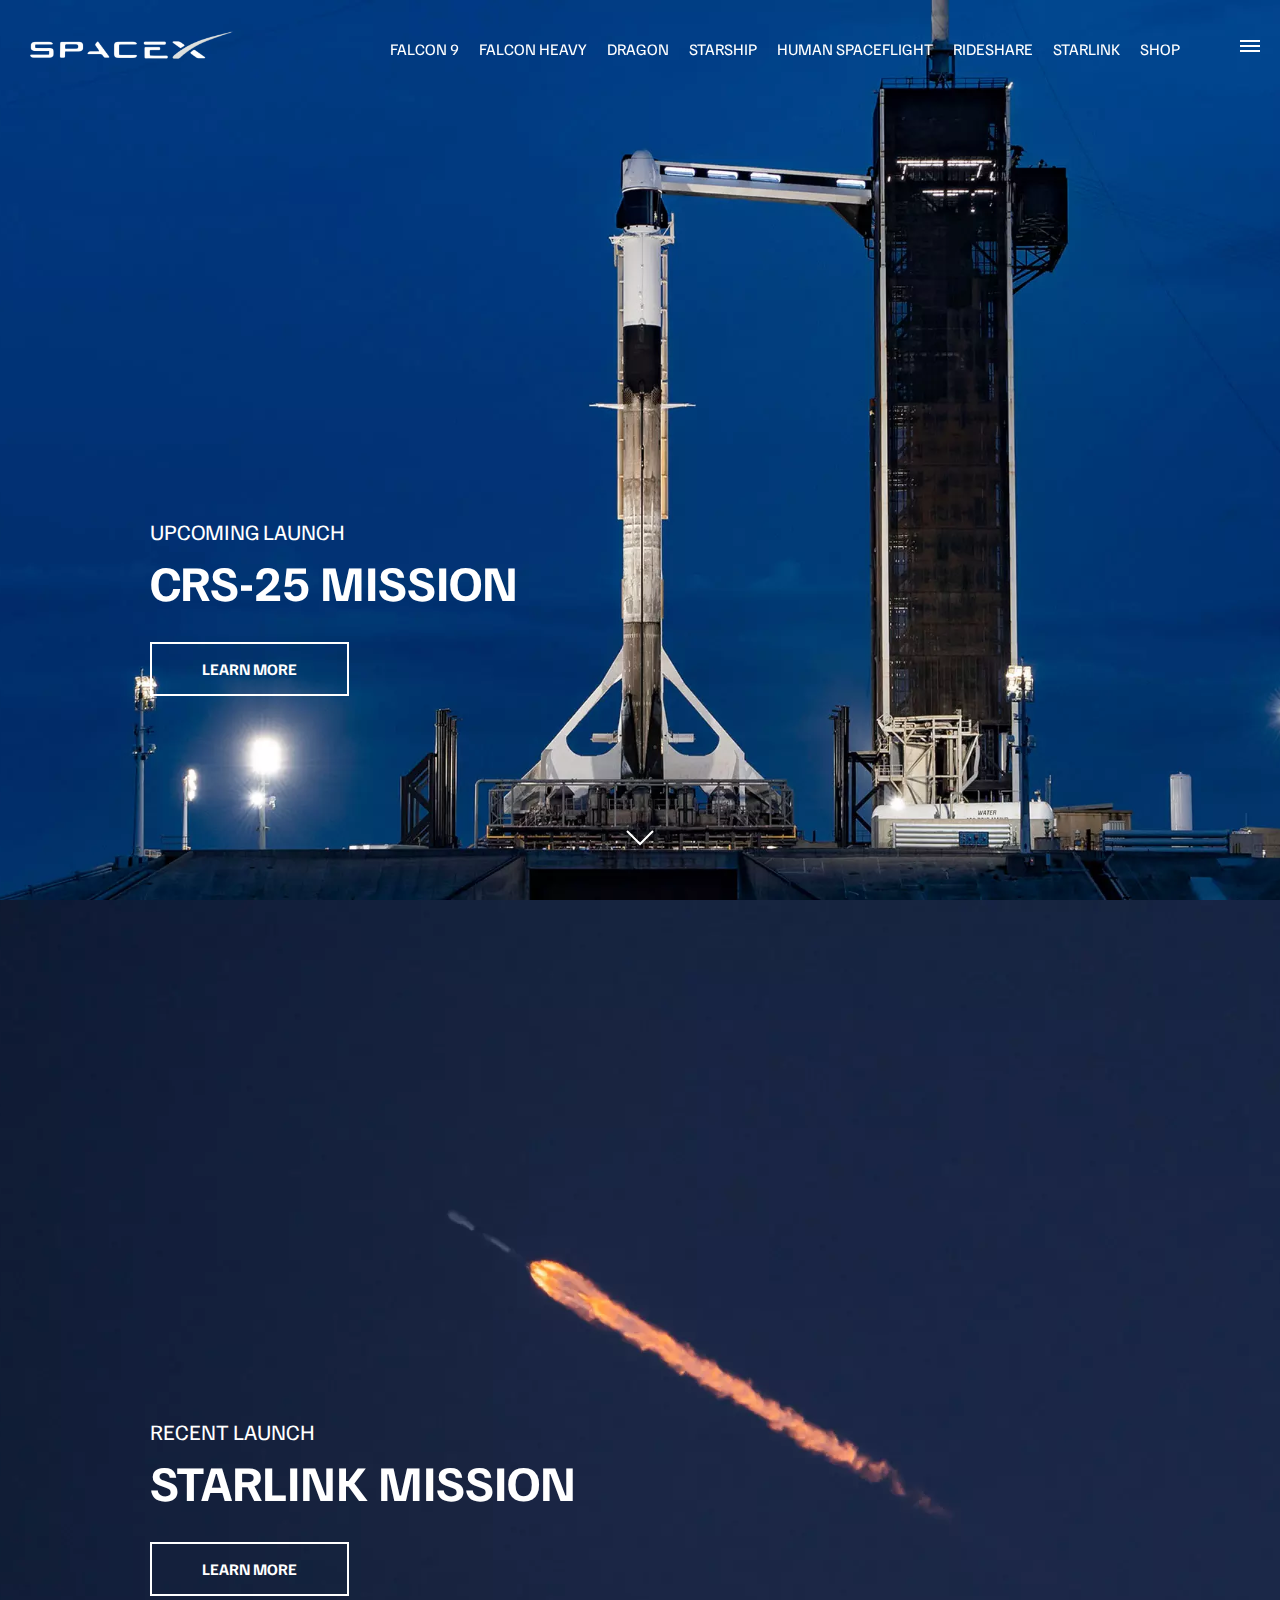
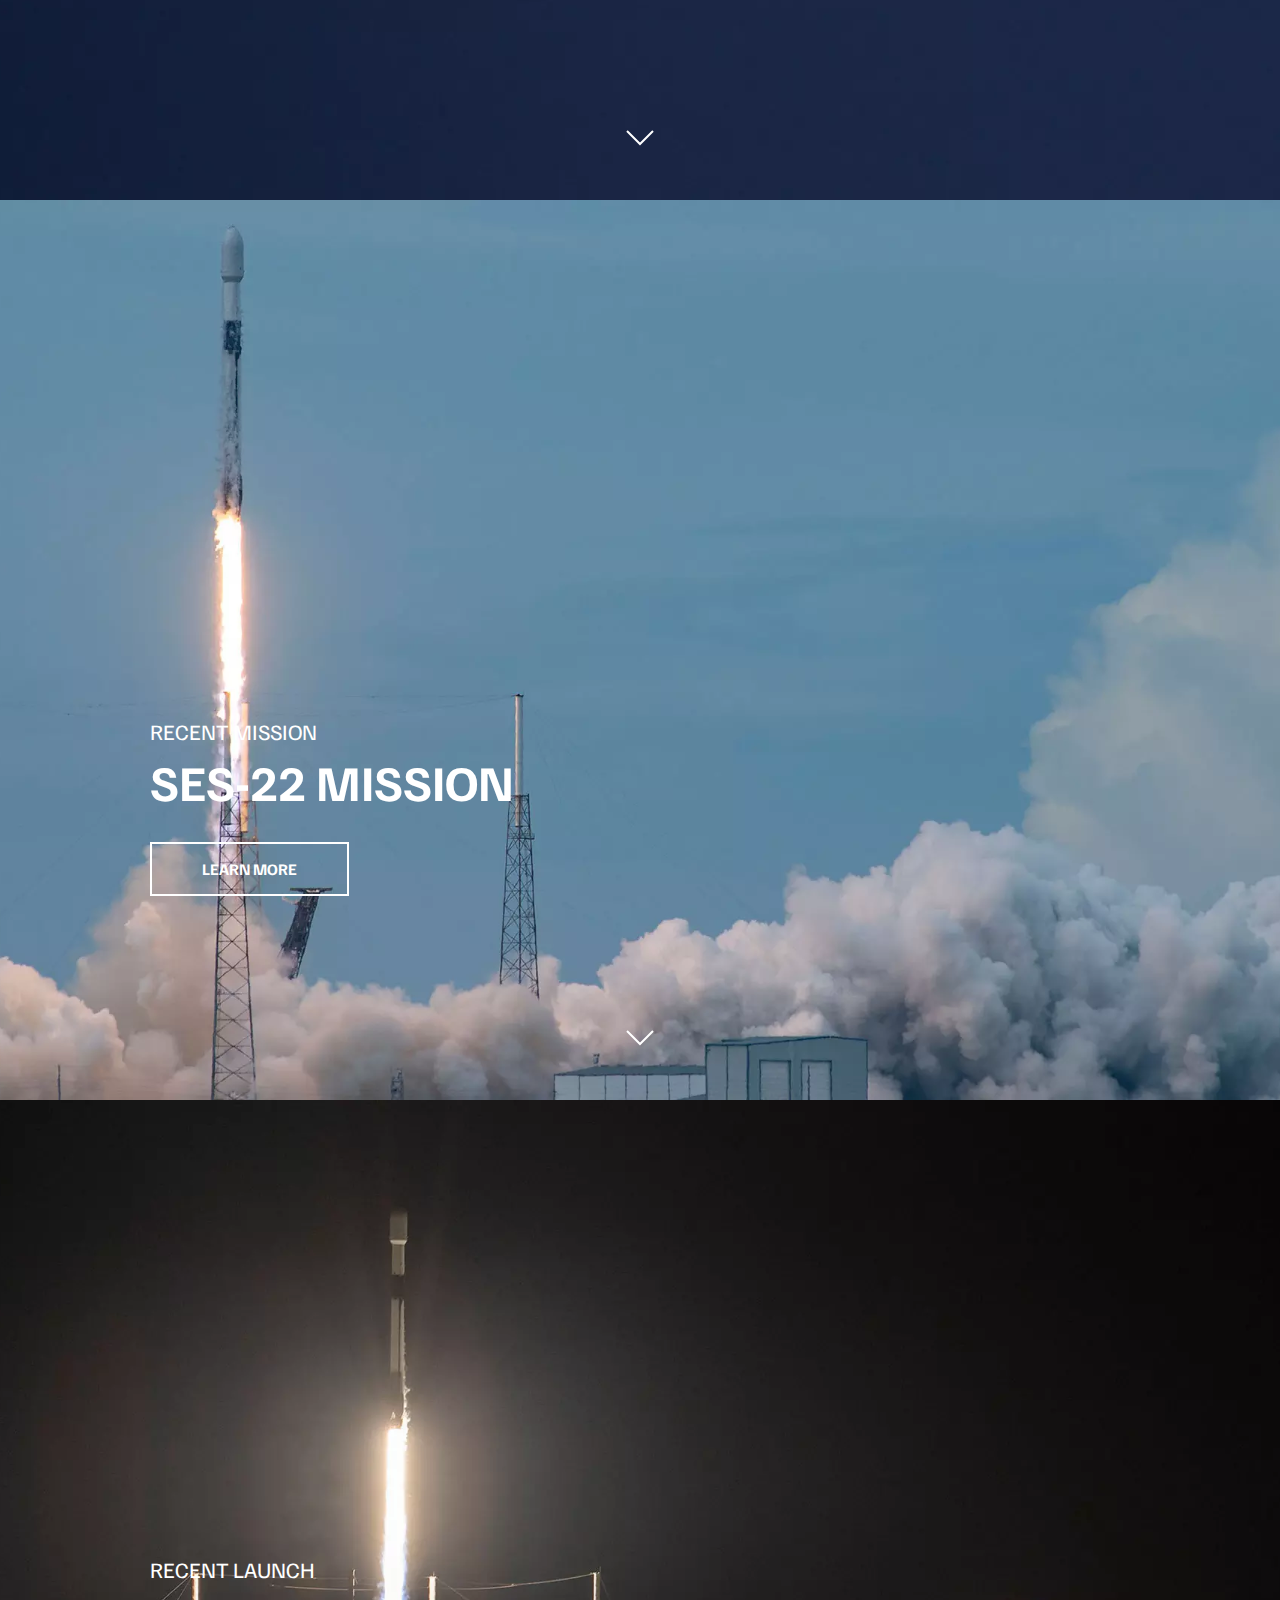
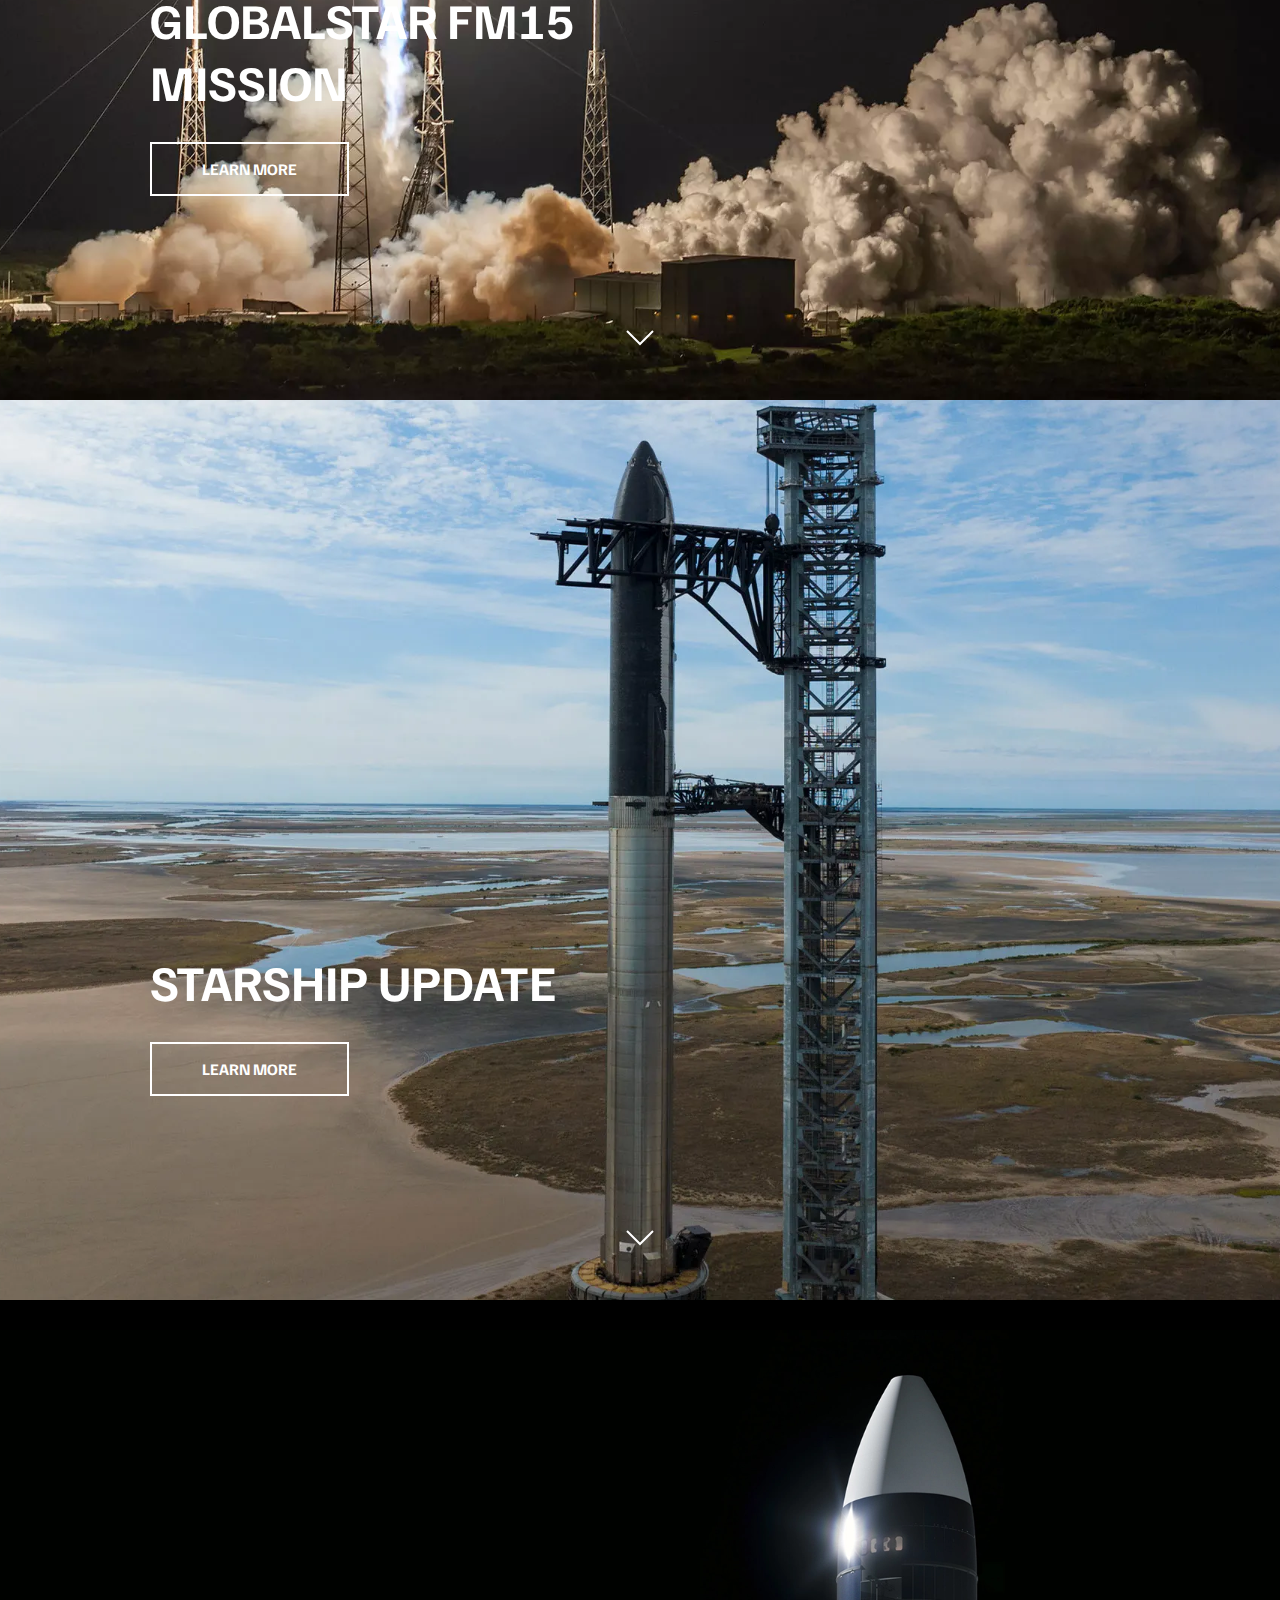
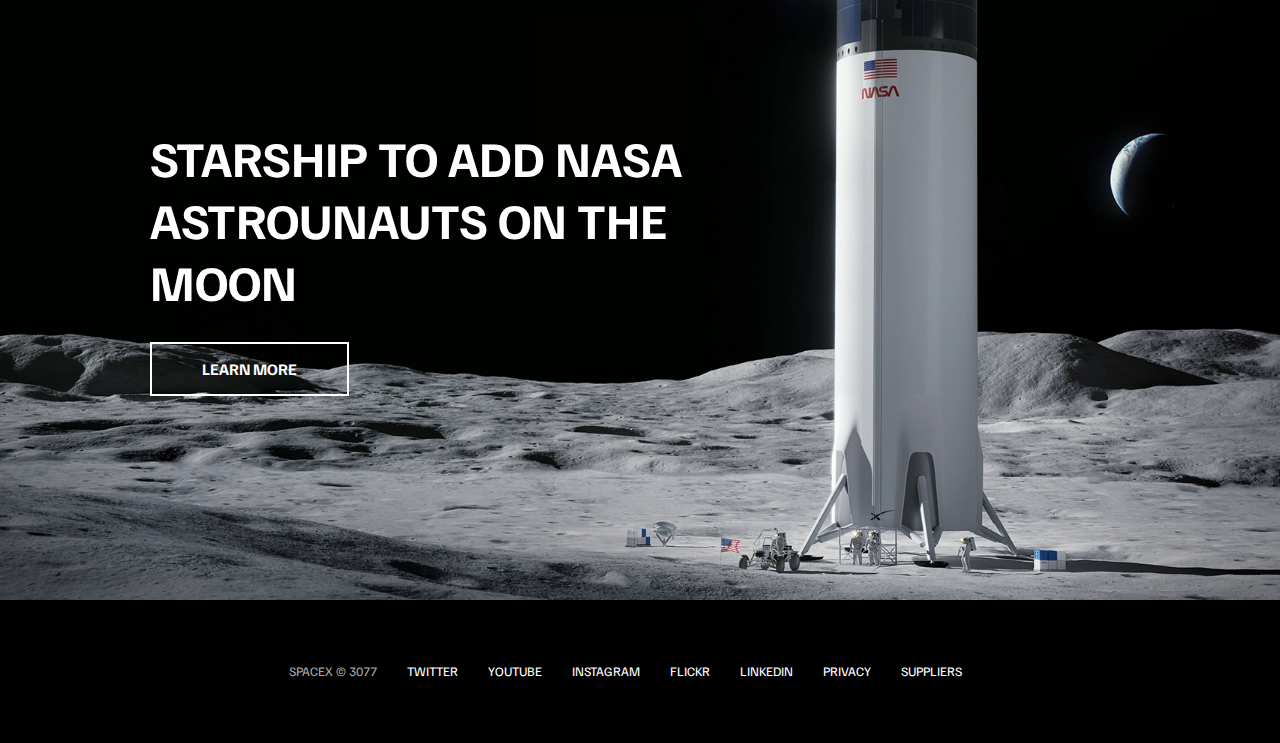
<file: index.html>
<!DOCTYPE html>
<html lang="en">
<head>
    <meta charset="UTF-8">
    <meta name="viewport" content="width=device-width, initial-scale=1.0">
    <title>SpaceX Clone</title>
    <link rel="stylesheet" href="css/style.css">
</head>
<body>
    <div id="overlay"></div>
    <div id="mobile-menu" class="mobile-main-menu">
        <ul>
            <li><a href="#">Mission</a></li>
            <li><a href="#">Launches</a></li>
            <li><a href="#">Careers</a></li>
            <li><a href="#">Updates</a></li>
            <li><a href="#">Shop</a></li>

            <li class="mobile-only"><a href="falcon9.html">Falcon 9</a></li>
                <li class="mobile-only"><a href="falcon-heavy.html">Falcon Heavy</a></li>
                <li class="mobile-only"><a href="dragon.html">Dragon</a></li>
                <li class="mobile-only"><a href="starship.html">Starship</a></li>
                <li class="mobile-only"><a href="#">Human Spaceflight</a></li>
                <li class="mobile-only"><a href="#">Rideshare</a></li>
                <li class="mobile-only"><a href="#">Starlink</a></li>
        </ul>
    </div>
    <header class="main-header">
        <div class="logo">
            <a href="index.html">
                <img src="img/logo.png" alt="SpaceX Logo">
            </a>
        </div>
        <nav class="desktop-main-menu">
            <ul>
                <li><a href="falcon9.html">Falcon 9</a></li>
                <li><a href="falcon-heavy.html">Falcon Heavy</a></li>
                <li><a href="dragon.html">Dragon</a></li>
                <li><a href="starship.html">Starship</a></li>
                <li><a href="#">Human Spaceflight</a></li>
                <li><a href="#">Rideshare</a></li>
                <li><a href="#">Starlink</a></li>
                <li><a href="#">Shop</a></li>
            </ul>
        </nav>
    </header>

    <!-- Hamburger Menu -->

    <button id="menu-btn" class="hamburger" type="button">
        <span class="hamburger-top"></span>
        <span class="hamburger-middle"></span>
        <span class="hamburger-bottom"></span>
    </button>

    <!-- Section A -->

    <section class="section-a">
        <div class="section-inner">
            <h4>Upcoming Launch</h4>
            <h2>CRS-25 Mission</h2>
            <a href="#" class="btn">
                <div class="hover"></div>
                <span>Learn More</span>
            </a>
        </div>

        <div class="scroll-arrow">
            <svg width="30px" height="20px">
                <path stroke="#ffffff"
                fill="none"
                stroke-width="2px"
                d="M2.000,5.000 L15.000,18.000 L28.000,5.000"
                ></path>
            </svg>
        </div>
    </section>

    <!-- Section B -->

    <section class="section-b">
        <div class="section-inner">
            <h4>Recent Launch</h4>
            <h2>Starlink Mission</h2>
            <a href="#" class="btn">
                <div class="hover"></div>
                <span>Learn More</span>
            </a>
        </div>

        <div class="scroll-arrow">
            <svg width="30px" height="20px">
                <path stroke="#ffffff"
                fill="none"
                stroke-width="2px"
                d="M2.000,5.000 L15.000,18.000 L28.000,5.000"
                ></path>
            </svg>
        </div>
    </section>

    <!-- Section C -->

    <section class="section-c">
        <div class="section-inner">
            <h4>Recent Mission</h4>
            <h2>SES-22 Mission</h2>
            <a href="#" class="btn">
                <div class="hover"></div>
                <span>Learn More</span>
            </a>
        </div>

        <div class="scroll-arrow">
            <svg width="30px" height="20px">
                <path stroke="#ffffff"
                fill="none"
                stroke-width="2px"
                d="M2.000,5.000 L15.000,18.000 L28.000,5.000"
                ></path>
            </svg>
        </div>
    </section>


    <!-- Section D -->

    <section class="section-d">
        <div class="section-inner">
            <h4>Recent Launch</h4>
            <h2>Globalstar FM15 Mission</h2>
            <a href="#" class="btn">
                <div class="hover"></div>
                <span>Learn More</span>
            </a>
        </div>

        <div class="scroll-arrow">
            <svg width="30px" height="20px">
                <path stroke="#ffffff"
                fill="none"
                stroke-width="2px"
                d="M2.000,5.000 L15.000,18.000 L28.000,5.000"
                ></path>
            </svg>
        </div>
    </section>

    <!-- Section E -->

    <section class="section-e">
        <div class="section-inner">
            <h2>Starship Update</h2>
            <a href="#" class="btn">
                <div class="hover"></div>
                <span>Learn More</span>
            </a>
        </div>

        <div class="scroll-arrow">
            <svg width="30px" height="20px">
                <path stroke="#ffffff"
                fill="none"
                stroke-width="2px"
                d="M2.000,5.000 L15.000,18.000 L28.000,5.000"
                ></path>
            </svg>
        </div>
    </section>

    <!-- Section F -->
    <section class="section-f">
        <div class="section-inner">
            <h2>Starship to add NASA astrounauts on the moon</h2>
            <a href="#" class="btn">
                <div class="hover"></div>
                <span>Learn More</span>
            </a>
        </div>
    </section>

    <!-- Footer -->

    <footer>
        <ul>
            <li>SpaceX &copy; 3077</li>
            <li><a href="#">Twitter</a></li>
            <li><a href="#">Youtube</a></li>
            <li><a href="#">Instagram</a></li>
            <li><a href="#">Flickr</a></li>
            <li><a href="#">Linkedin</a></li>
            <li><a href="#">Privacy</a></li>
            <li><a href="#">Suppliers</a></li>
        </ul>
    </footer>

    <script src="js/main.js"></script>
</body>
</html>
</file>
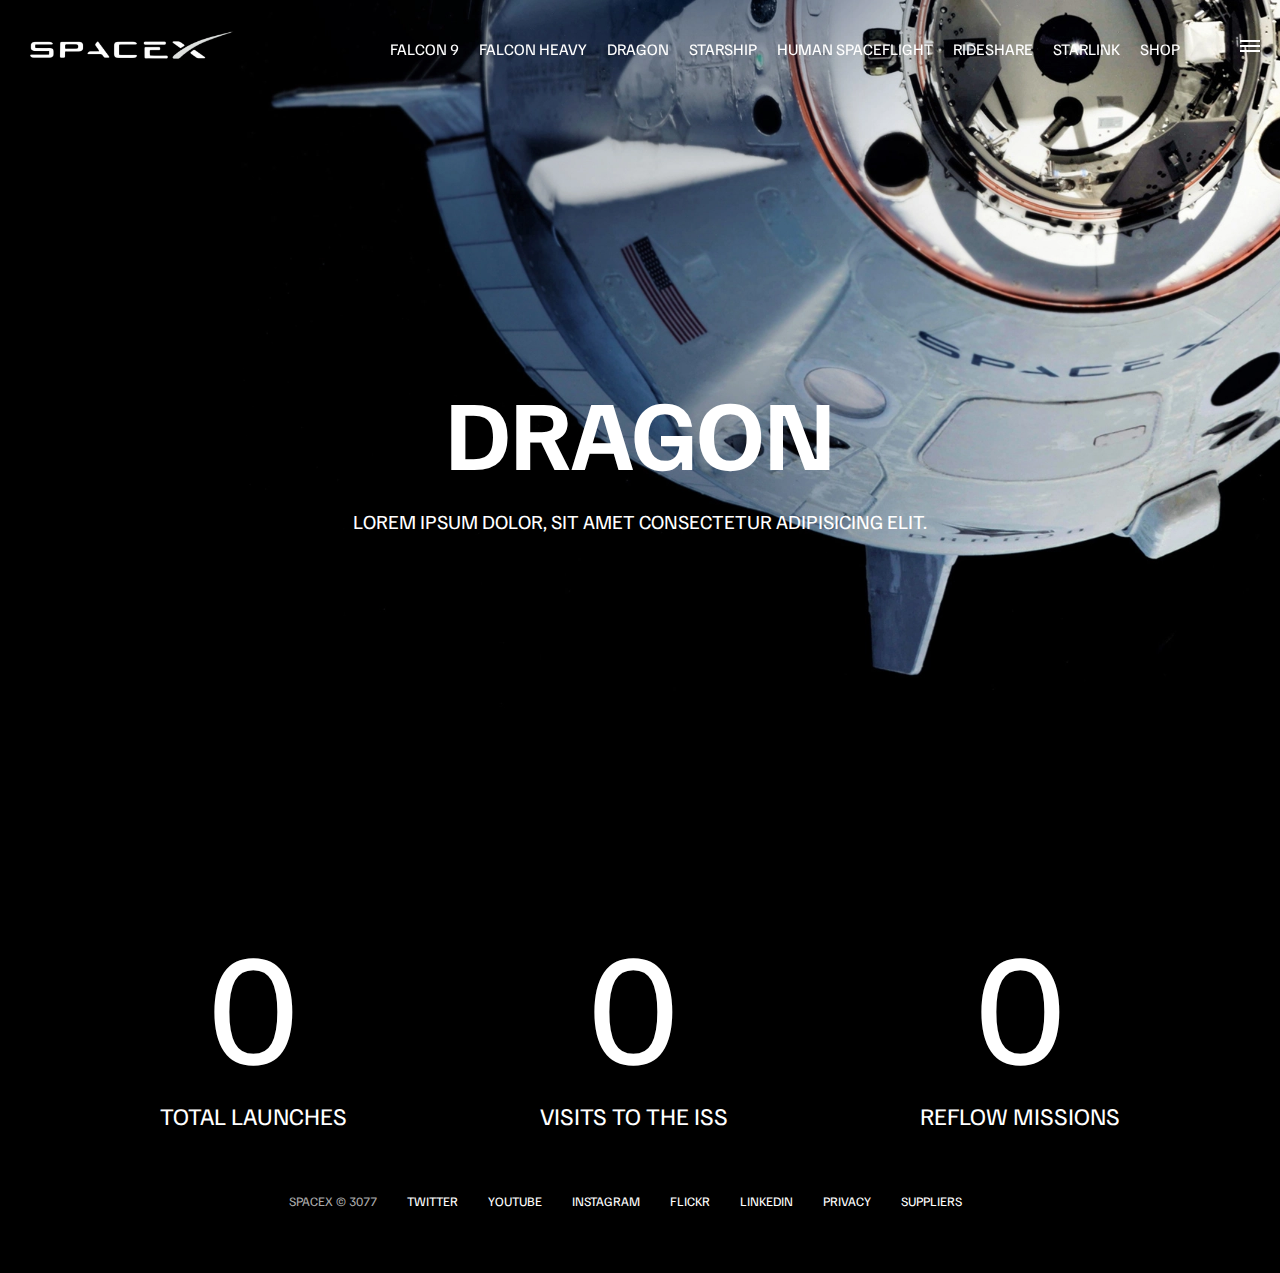
<file: dragon.html>
<!DOCTYPE html>
<html lang="en">
<head>
    <meta charset="UTF-8">
    <meta name="viewport" content="width=device-width, initial-scale=1.0">
    <title>SpaceX - Dragon</title>
    <link rel="stylesheet" href="css/style.css">
</head>
<body>
    <div id="overlay"></div>
    <div id="mobile-menu" class="mobile-main-menu">
        <ul>
            <li><a href="#">Mission</a></li>
            <li><a href="#">Launches</a></li>
            <li><a href="#">Careers</a></li>
            <li><a href="#">Updates</a></li>
            <li><a href="#">Shop</a></li>

            <li class="mobile-only"><a href="falcon9.html">Falcon 9</a></li>
                <li class="mobile-only"><a href="falcon-heavy.html">Falcon Heavy</a></li>
                <li class="mobile-only"><a href="dragon.html">Dragon</a></li>
                <li class="mobile-only"><a href="starship.html">Starship</a></li>
                <li class="mobile-only"><a href="#">Human Spaceflight</a></li>
                <li class="mobile-only"><a href="#">Rideshare</a></li>
                <li class="mobile-only"><a href="#">Starlink</a></li>
        </ul>
    </div>
    <header class="main-header">
        <div class="logo">
            <a href="index.html">
                <img src="img/logo.png" alt="SpaceX Logo">
            </a>
        </div>
        <nav class="desktop-main-menu">
            <ul>
                <li><a href="falcon9.html">Falcon 9</a></li>
                <li><a href="falcon-heavy.html">Falcon Heavy</a></li>
                <li><a href="dragon.html">Dragon</a></li>
                <li><a href="starship.html">Starship</a></li>
                <li><a href="#">Human Spaceflight</a></li>
                <li><a href="#">Rideshare</a></li>
                <li><a href="#">Starlink</a></li>
                <li><a href="#">Shop</a></li>
            </ul>
        </nav>
    </header>

    <!-- Hamburger Menu -->

    <button id="menu-btn" class="hamburger" type="button">
        <span class="hamburger-top"></span>
        <span class="hamburger-middle"></span>
        <span class="hamburger-bottom"></span>
    </button>

    <section class="section-animate bg-dragon">
          <div class="section-inner-center">
            <h3>Dragon</h3>
            <p>Lorem ipsum dolor, sit amet consectetur adipisicing elit.</p>
          </div>
    </section>

    <div class="stats">
        <div>
            <span class="counter" data-target="41">0</span>
            <h4>Total Launches</h4>
        </div>
        <div>
            <span class="counter" data-target="31">0</span>
            <h4>Visits to the ISS</h4>
        </div>
        <div>
            <span class="counter" data-target="20">0</span>
            <h4>Reflow Missions</h4>
        </div>
    </div>
    <!-- Footer -->

    <footer>
        <ul>
            <li>SpaceX &copy; 3077</li>
            <li><a href="#">Twitter</a></li>
            <li><a href="#">Youtube</a></li>
            <li><a href="#">Instagram</a></li>
            <li><a href="#">Flickr</a></li>
            <li><a href="#">Linkedin</a></li>
            <li><a href="#">Privacy</a></li>
            <li><a href="#">Suppliers</a></li>
        </ul>
    </footer>

    <script src="js/main.js"></script>
</body>
</html>
</file>
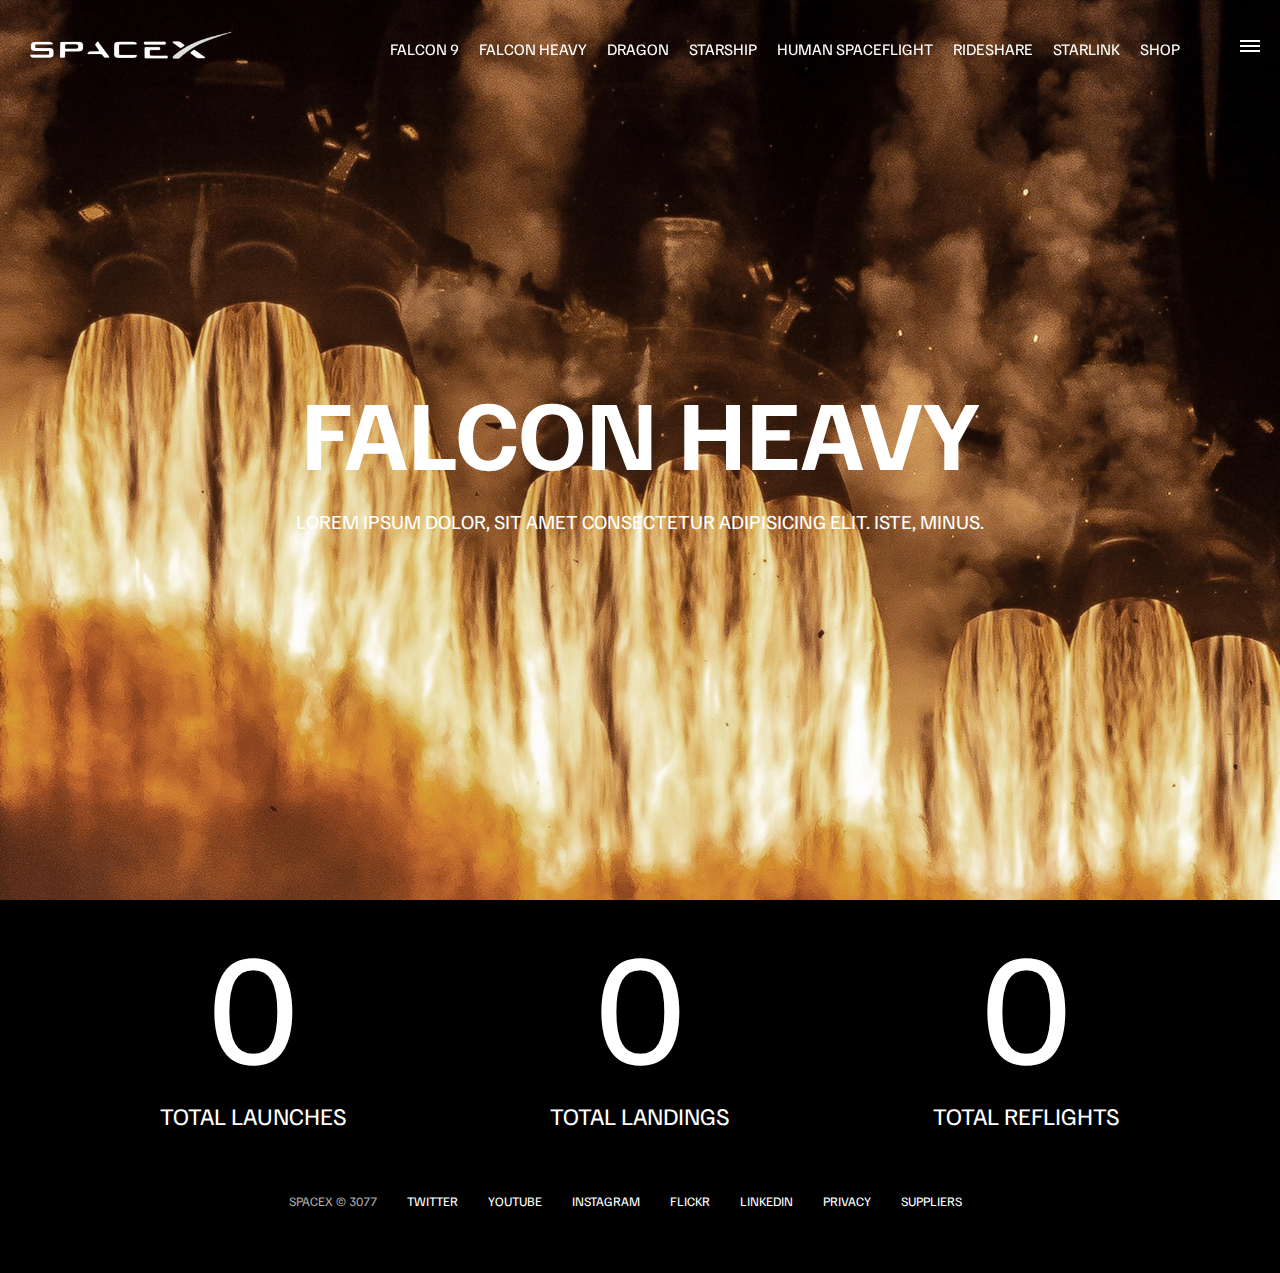
<file: falcon-heavy.html>
<!DOCTYPE html>
<html lang="en">
<head>
    <meta charset="UTF-8">
    <meta name="viewport" content="width=device-width, initial-scale=1.0">
    <title>SpaceX - Falcon Heavy</title>
    <link rel="stylesheet" href="css/style.css">
</head>
<body>
    <div id="overlay"></div>
    <div id="mobile-menu" class="mobile-main-menu">
        <ul>
            <li><a href="#">Mission</a></li>
            <li><a href="#">Launches</a></li>
            <li><a href="#">Careers</a></li>
            <li><a href="#">Updates</a></li>
            <li><a href="#">Shop</a></li>

            <li class="mobile-only"><a href="falcon9.html">Falcon 9</a></li>
                <li class="mobile-only"><a href="falcon-heavy.html">Falcon Heavy</a></li>
                <li class="mobile-only"><a href="dragon.html">Dragon</a></li>
                <li class="mobile-only"><a href="starship.html">Starship</a></li>
                <li class="mobile-only"><a href="#">Human Spaceflight</a></li>
                <li class="mobile-only"><a href="#">Rideshare</a></li>
                <li class="mobile-only"><a href="#">Starlink</a></li>
        </ul>
    </div>
    <header class="main-header">
        <div class="logo">
            <a href="index.html">
                <img src="img/logo.png" alt="SpaceX Logo">
            </a>
        </div>
        <nav class="desktop-main-menu">
            <ul>
                <li><a href="falcon9.html">Falcon 9</a></li>
                <li><a href="falcon-heavy.html">Falcon Heavy</a></li>
                <li><a href="dragon.html">Dragon</a></li>
                <li><a href="starship.html">Starship</a></li>
                <li><a href="#">Human Spaceflight</a></li>
                <li><a href="#">Rideshare</a></li>
                <li><a href="#">Starlink</a></li>
                <li><a href="#">Shop</a></li>
            </ul>
        </nav>
    </header>

    <!-- Hamburger Menu -->

    <button id="menu-btn" class="hamburger" type="button">
        <span class="hamburger-top"></span>
        <span class="hamburger-middle"></span>
        <span class="hamburger-bottom"></span>
    </button>

    <section class="section-animate bg-falcon-heavy">
          <div class="section-inner-center">
            <h3>Falcon Heavy</h3>
            <p>Lorem ipsum dolor, sit amet consectetur adipisicing elit. Iste, minus.</p>
          </div>
    </section>

    <div class="stats">
        <div>
            <span class="counter" data-target="7">0</span>
            <h4>Total Launches</h4>
        </div>
        <div>
            <span class="counter" data-target="15">0</span>
            <h4>Total Landings</h4>
        </div>
        <div>
            <span class="counter" data-target="12">0</span>
            <h4>Total Reflights</h4>
        </div>
    </div>
    <!-- Footer -->

    <footer>
        <ul>
            <li>SpaceX &copy; 3077</li>
            <li><a href="#">Twitter</a></li>
            <li><a href="#">Youtube</a></li>
            <li><a href="#">Instagram</a></li>
            <li><a href="#">Flickr</a></li>
            <li><a href="#">Linkedin</a></li>
            <li><a href="#">Privacy</a></li>
            <li><a href="#">Suppliers</a></li>
        </ul>
    </footer>

    <script src="js/main.js"></script>
</body>
</html>
</file>
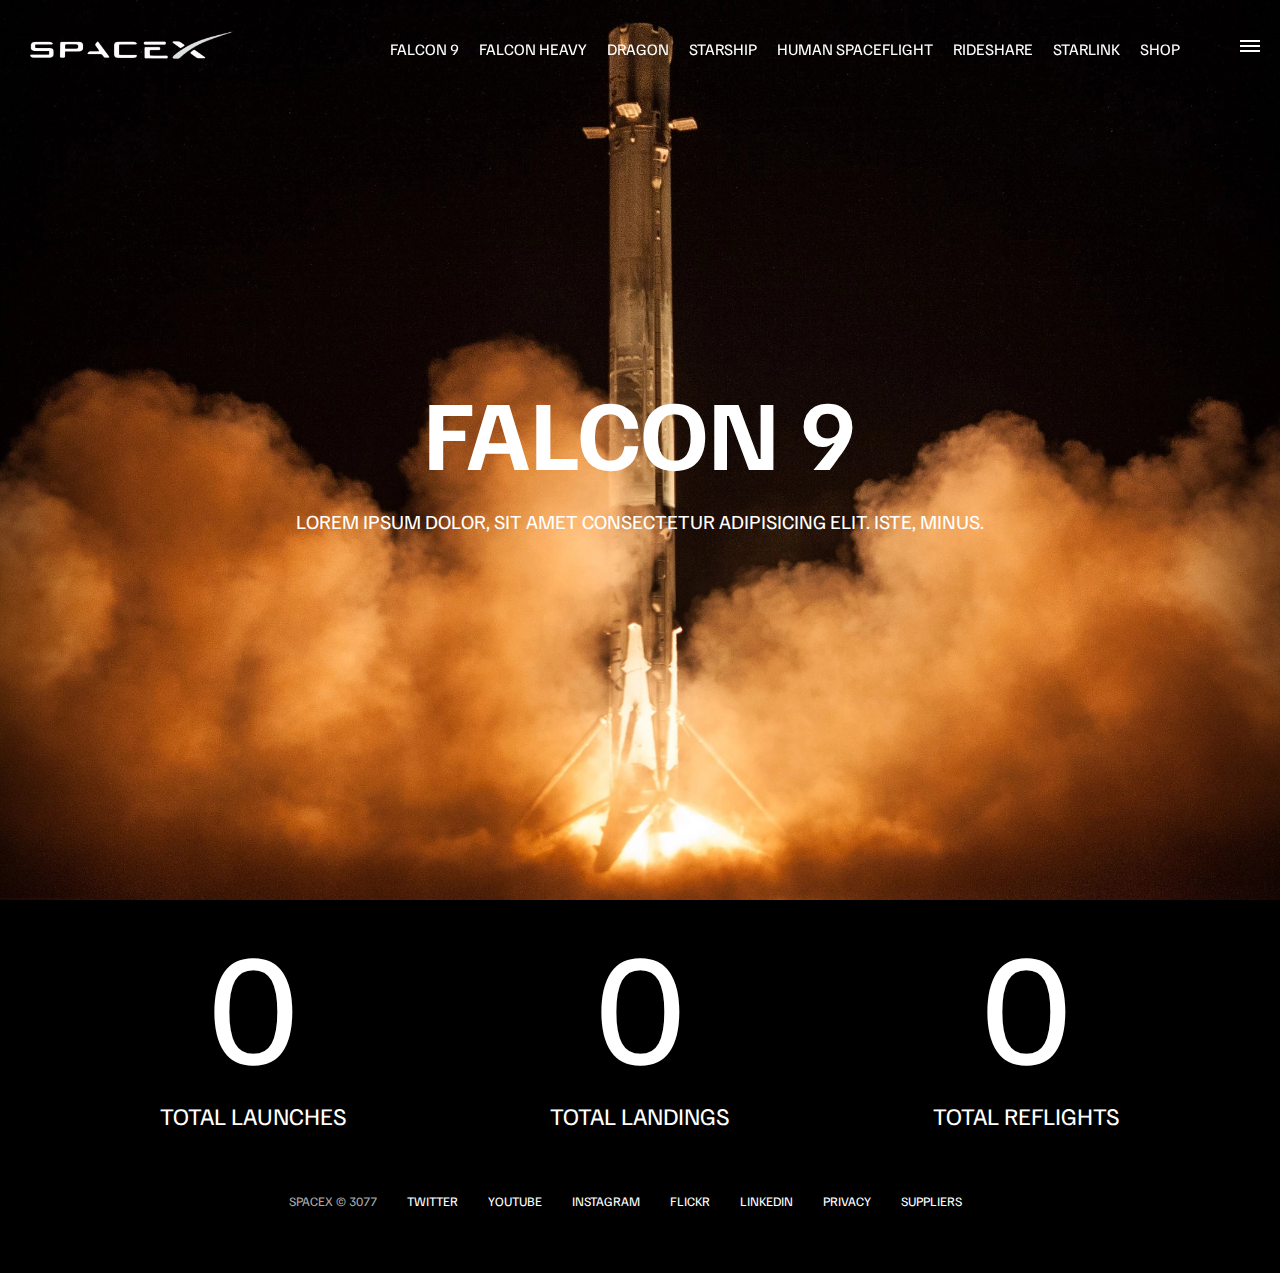
<file: falcon9.html>
<!DOCTYPE html>
<html lang="en">
<head>
    <meta charset="UTF-8">
    <meta name="viewport" content="width=device-width, initial-scale=1.0">
    <title>SpaceX - Falcon 9</title>
    <link rel="stylesheet" href="css/style.css">
</head>
<body>
    <div id="overlay"></div>
    <div id="mobile-menu" class="mobile-main-menu">
        <ul>
            <li><a href="#">Mission</a></li>
            <li><a href="#">Launches</a></li>
            <li><a href="#">Careers</a></li>
            <li><a href="#">Updates</a></li>
            <li><a href="#">Shop</a></li>

            <li class="mobile-only"><a href="falcon9.html">Falcon 9</a></li>
                <li class="mobile-only"><a href="falcon-heavy.html">Falcon Heavy</a></li>
                <li class="mobile-only"><a href="dragon.html">Dragon</a></li>
                <li class="mobile-only"><a href="starship.html">Starship</a></li>
                <li class="mobile-only"><a href="#">Human Spaceflight</a></li>
                <li class="mobile-only"><a href="#">Rideshare</a></li>
                <li class="mobile-only"><a href="#">Starlink</a></li>
        </ul>
    </div>
    <header class="main-header">
        <div class="logo">
            <a href="index.html">
                <img src="img/logo.png" alt="SpaceX Logo">
            </a>
        </div>
        <nav class="desktop-main-menu">
            <ul>
                <li><a href="falcon9.html">Falcon 9</a></li>
                <li><a href="falcon-heavy.html">Falcon Heavy</a></li>
                <li><a href="dragon.html">Dragon</a></li>
                <li><a href="starship.html">Starship</a></li>
                <li><a href="#">Human Spaceflight</a></li>
                <li><a href="#">Rideshare</a></li>
                <li><a href="#">Starlink</a></li>
                <li><a href="#">Shop</a></li>
            </ul>
        </nav>
    </header>

    <!-- Hamburger Menu -->

    <button id="menu-btn" class="hamburger" type="button">
        <span class="hamburger-top"></span>
        <span class="hamburger-middle"></span>
        <span class="hamburger-bottom"></span>
    </button>

    <section class="section-animate bg-falcon-9">
          <div class="section-inner-center">
            <h3>Falcon 9</h3>
            <p>Lorem ipsum dolor, sit amet consectetur adipisicing elit. Iste, minus.</p>
          </div>
    </section>

    <div class="stats">
        <div>
            <span class="counter" data-target="295">0</span>
            <h4>Total Launches</h4>
        </div>
        <div>
            <span class="counter" data-target="220">0</span>
            <h4>Total Landings</h4>
        </div>
        <div>
            <span class="counter" data-target="198">0</span>
            <h4>Total Reflights</h4>
        </div>
    </div>
    <!-- Footer -->

    <footer>
        <ul>
            <li>SpaceX &copy; 3077</li>
            <li><a href="#">Twitter</a></li>
            <li><a href="#">Youtube</a></li>
            <li><a href="#">Instagram</a></li>
            <li><a href="#">Flickr</a></li>
            <li><a href="#">Linkedin</a></li>
            <li><a href="#">Privacy</a></li>
            <li><a href="#">Suppliers</a></li>
        </ul>
    </footer>

    <script src="js/main.js"></script>
</body>
</html>
</file>
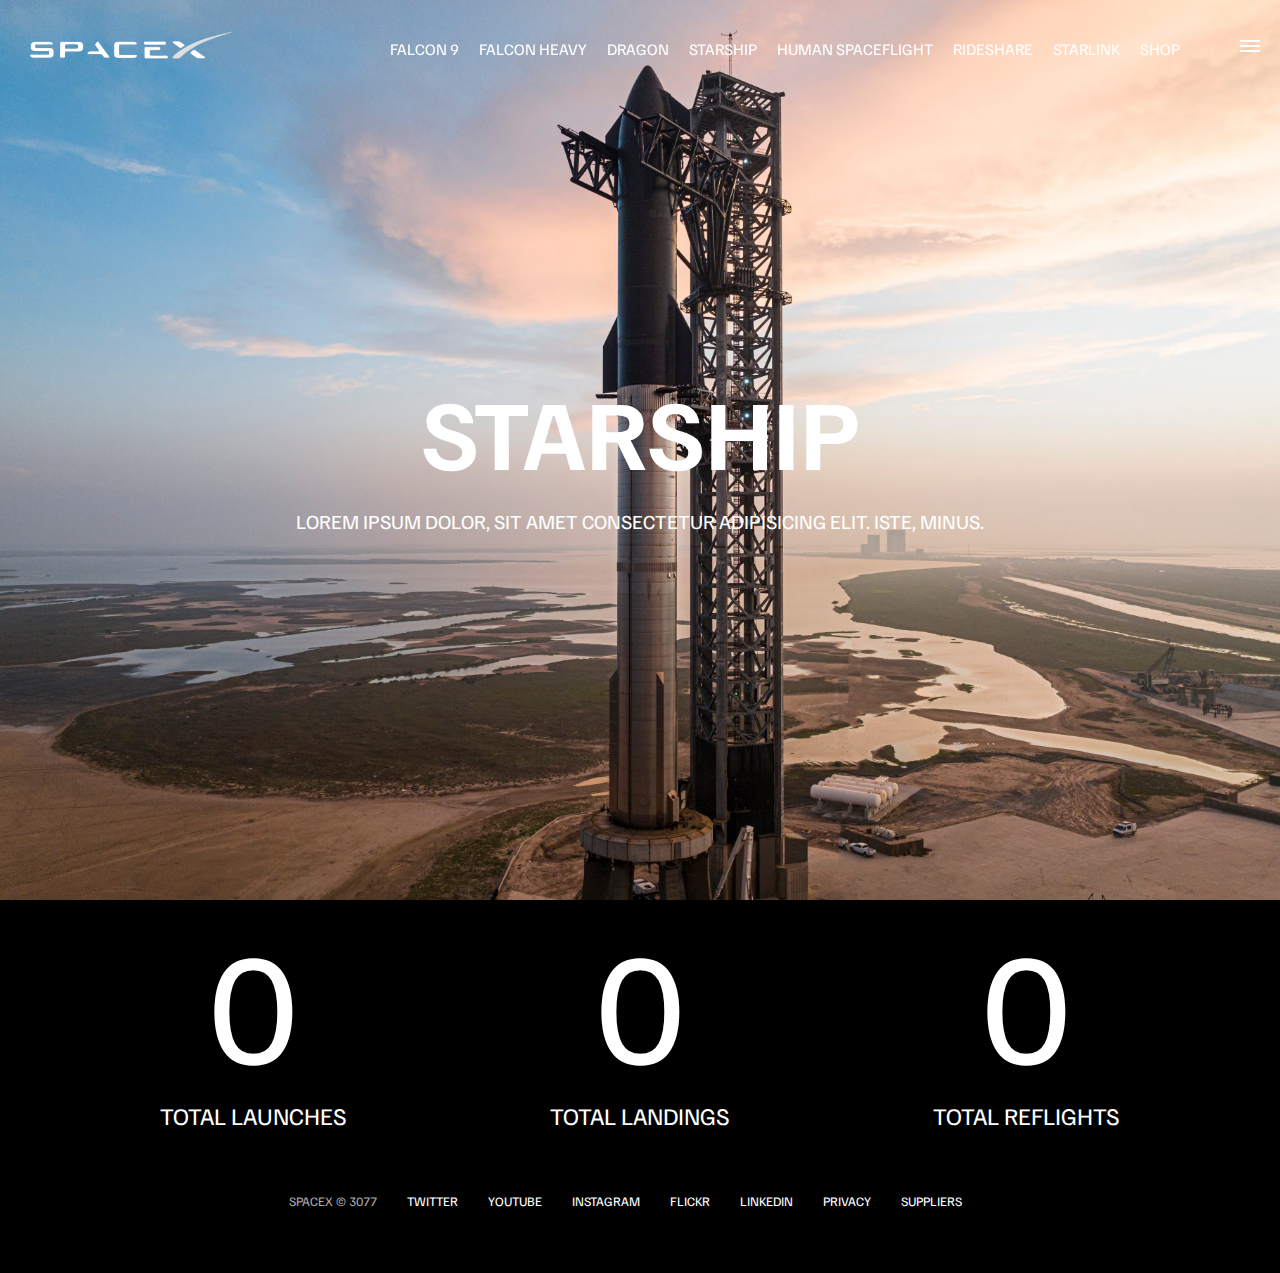
<file: starship.html>
<!DOCTYPE html>
<html lang="en">
<head>
    <meta charset="UTF-8">
    <meta name="viewport" content="width=device-width, initial-scale=1.0">
    <title>SpaceX - Starship</title>
    <link rel="stylesheet" href="css/style.css">
</head>
<body>
    <div id="overlay"></div>
    <div id="mobile-menu" class="mobile-main-menu">
        <ul>
            <li><a href="#">Mission</a></li>
            <li><a href="#">Launches</a></li>
            <li><a href="#">Careers</a></li>
            <li><a href="#">Updates</a></li>
            <li><a href="#">Shop</a></li>

            <li class="mobile-only"><a href="falcon9.html">Falcon 9</a></li>
                <li class="mobile-only"><a href="falcon-heavy.html">Falcon Heavy</a></li>
                <li class="mobile-only"><a href="dragon.html">Dragon</a></li>
                <li class="mobile-only"><a href="#">Starship</a></li>
                <li class="mobile-only"><a href="#">Human Spaceflight</a></li>
                <li class="mobile-only"><a href="#">Rideshare</a></li>
                <li class="mobile-only"><a href="#">Starlink</a></li>
        </ul>
    </div>
    <header class="main-header">
        <div class="logo">
            <a href="index.html">
                <img src="img/logo.png" alt="SpaceX Logo">
            </a>
        </div>
        <nav class="desktop-main-menu">
            <ul>
                <li><a href="falcon9.html">Falcon 9</a></li>
                <li><a href="falcon-heavy.html">Falcon Heavy</a></li>
                <li><a href="dragon.html">Dragon</a></li>
                <li><a href="#">Starship</a></li>
                <li><a href="#">Human Spaceflight</a></li>
                <li><a href="#">Rideshare</a></li>
                <li><a href="#">Starlink</a></li>
                <li><a href="#">Shop</a></li>
            </ul>
        </nav>
    </header>

    <!-- Hamburger Menu -->

    <button id="menu-btn" class="hamburger" type="button">
        <span class="hamburger-top"></span>
        <span class="hamburger-middle"></span>
        <span class="hamburger-bottom"></span>
    </button>

    <section class="section-animate bg-starship">
          <div class="section-inner-center">
            <h3>Starship</h3>
            <p>Lorem ipsum dolor, sit amet consectetur adipisicing elit. Iste, minus.</p>
          </div>
    </section>

    <div class="stats">
        <div>
            <span class="counter" data-target="3">0</span>
            <h4>Total Launches</h4>
        </div>
        <div>
            <span class="counter" data-target="7">0</span>
            <h4>Total Landings</h4>
        </div>
        <div>
            <span class="counter" data-target="4">0</span>
            <h4>Total Reflights</h4>
        </div>
    </div>
    <!-- Footer -->

    <footer>
        <ul>
            <li>SpaceX &copy; 3077</li>
            <li><a href="#">Twitter</a></li>
            <li><a href="#">Youtube</a></li>
            <li><a href="#">Instagram</a></li>
            <li><a href="#">Flickr</a></li>
            <li><a href="#">Linkedin</a></li>
            <li><a href="#">Privacy</a></li>
            <li><a href="#">Suppliers</a></li>
        </ul>
    </footer>

    <script src="js/main.js"></script>
</body>
</html>
</file>
<file: css/style.css>
@import url('https://fonts.googleapis.com/css2?family=Familjen+Grotesk:ital,wght@0,400..700;1,400..700&display=swap');

*,
*::before,
*::after {
    margin: 0;
    padding: 0;
    box-sizing: border-box;
}

body {
    font-family: 'Familjen Grotesk', sans-serif;
    background: #000;
    color: #fff;
}

a {
    text-decoration: none;
    color: #fff;
}

ul {
    list-style: none;
}

/* Navbar */

.main-header {
    position: fixed;
    top: 0;
    left: 0;
    width: 100%;
    z-index: 3;
    display: flex;
    justify-content: space-between;
    align-items: center;
    text-transform: uppercase;
    height: 100px;
    padding: 0 30px;
}

/* Logo */

.logo {
    width: 210px;
    height: auto;
}

.logo img {
    width: 100%;
    display: block;
    height: auto;
}

/* Desktop Menu */

.desktop-main-menu {
    margin-right: 50px;
}

.desktop-main-menu ul {
    display: flex;
}

.desktop-main-menu ul li {
    position: relative;
    margin-right: 20px;
    padding-bottom: 2px;
}

/* Menu item bottomm border */

.desktop-main-menu ul li a::after {
    content: '';
    position: absolute;
    bottom: 0;
    left: 0;
    width: 100%;
    height: 1px;
    background: #fff;
    transform: scaleX(0);
    transition: transform 0.6s cubic-bezier(0.19, 1, 0.22, 1);
    transform-origin: right center;
}

.desktop-main-menu ul li a:hover::after {
    transform: scaleX(1);
    transform-origin: left center;
    transition-duration: 0.4s;
}

/* Sections */

section {
    position: relative;
    height: 100vh;
    background-position: center center;
    background-repeat: no-repeat;
    background-size: cover;
    text-transform: uppercase;
}

.section-inner {
    position: absolute;
    bottom: 200px;
    left: 150px;
    max-width: 560px;
}

.section-inner h4 {
    font-size: 22px;
    margin-bottom: 5px;
    font-weight: 300;
    animation: fadeInUp 0.5s ease-in-out 0.2s;
    animation-fill-mode: both; 
}

.section-inner h2 {
    font-size: 50px;
    font-weight: 700;
    margin-bottom: 20px;
    animation: fadeInUp 0.5s ease-in-out 0.3s;
    animation-fill-mode: both;    /* Stop from showing at start */
}

.section-inner a {
    animation: fadeInUp 0.5s ease-in-out 0.4s;
}

/* Background images */

.section-a {
    background-image: url('/img/section-a.webp');
}
.section-b {
    background-image: url('/img/section-b.webp');
}
.section-c {
    background-image: url('/img/section-c.webp');
}
.section-d {
    background-image: url('/img/section-d.webp');
}
.section-e {
    background-image: url('/img/section-e.webp');
}
.section-f {
    background-image: url('/img/section-f.webp');
}

.btn {
    position: relative;
    display: inline-block;
    cursor: pointer;
    text-align: center;
    min-width: 130px;
    padding: 15px 50px;
    margin-top: 10px;
    border: 2px solid #fff;
    text-transform: uppercase;
    font-weight: bold;
    overflow: hidden;
    z-index: 2;
}

.btn:hover span {
    color: #000;
}

.btn .hover {
    position: absolute;
    top: 0;
    left: 0;
    width: 100%;
    height: 100%;
    background-color: #fff;
    color: #000;
    z-index: -1;
    transform: translateY(100%);
    transition: transform 0.6s cubic-bezier(0.19, 1, 0.22, 1);
}

.btn:hover .hover {
    transform: translateY(0%);
}

.scroll-arrow {
    position: absolute;
    bottom: 50px;
    left: 50%;
    transform: translateX(-50%);
    animation: fadeBounce 5s infinite;
}

/* Footer */

footer {
    position: relative;
    padding: 55px 0;
}

footer ul {
    display: flex;
    justify-content: center;
    align-items: center;
    flex-wrap: wrap;
}

footer ul li {
    margin-right: 30px;
    color: #aaa;
    text-transform: uppercase;
    font-size: 13px;
    line-height: 2.5;
}

footer ul li a {
    color: #fff;
    transition: color 0.6s;
}

footer ul li a:hover{
    color: #aaa;
}

/* Hamburger Menu */

.hamburger {
    position: fixed;
    top: 40px;
    right: 20px;
    z-index: 10;
    cursor: pointer;
    width: 20px;
    height: 20px;
    background: none;
    border: none;
}

.hamburger-top,
.hamburger-middle,
.hamburger-bottom {
    position: absolute;
    width: 20px;
    height: 2px;
    top: 0;
    left: 0;
    background: #fff;
    transition: all 0.5s;
}

.hamburger-middle {
    transform: translateY(5px);
}

.hamburger-bottom {
    transform: translateY(10px);
}

/* Transition hamburger to X when open */
.open {
    transform: rotate(90deg);
}

.open .hamburger-top {
    transform: rotate(45deg) translateY(6px) translateX(6px);
}

.open .hamburger-middle {
    display: none;
}

.open .hamburger-bottom {
    transform: rotate(-45deg) translateY(6px) translateX(-6px);
}

/* Overlay */

.overlay-show {
    position: fixed;
    top: 0;
    left: 0;
    width: 100%;
    height: 100%;
    background-color: rgba(0, 0, 0, 0.5);
    z-index: 3;
}

/* Stop body scroll */
.stop-scrolling {
    overflow: hidden;
}

/* Hide mobile main menu items */

.mobile-only {
    display: none;
}

/* Mobile menu */
.mobile-main-menu {
    position: fixed;
    top: 0;
    right: 0;
    width: 350px;
    height: 100%;
    z-index: 4;
    background: #000;

    display: flex;
    align-items: center;
    justify-content: center;
    transform: translateX(100%);
    transition: transformn 0.6s cubic-bezier(0.19, 1, 0.22, 1);
}

/* Bring menu from right */

.show-menu {
    transform: translateX(0);
}

.mobile-main-menu ul {
    display: flex;
    flex-direction: column; 
    align-items: end;
    justify-content: center;
    padding: 50px;
    width: 100%;
}

.mobile-main-menu ul li {
    margin-bottom: 20px;
    font-size: 18px;
    text-transform: uppercase;
    border-bottom: 1px #555 solid;
    width: 100%;
    text-align: right;
    padding-bottom: 8px;
}

.mobile-main-menu ul li a {
    color: #fff;
    transition: color 0.6s;
}

.mobile-main-menu ul li:hover {
    color: #aaa;
}

/* Inner Pages */

.bg-falcon-9 {
    background-image: url('../img/falcon-9.webp');
}

.bg-falcon-heavy {
    background-image: url('../img/falcon-heavy.webp');
}

.bg-dragon {
    background-image: url('../img/dragon.webp');
}

.bg-starship {
    background-image: url('../img/starship.webp');
}

.section-animate {
    animation: fadeIn 2s ease-in-out;
}

.section-inner-center {
    position: absolute;
    top: 50%;
    left: 50%;
    transform: translate(-50%, -50%);
    text-transform: uppercase;
    text-align: center;
    width: 80%;
}

.section-inner-center h3 {
    font-size: 100px;
    margin-bottom: 15px;
    animation: fadeInUp 0.5s ease-in-out;
}

.section-inner-center p {
    font-size: 20px;
    animation: fadeInUp 0.5s ease-in-out 0.2s;
    animation-fill-mode: both;
}

/* Stats */

.stats {
    max-width: 960px;
    margin: 0 auto;
    display: flex;
    align-items: center;
    justify-content: space-between;
    text-align: center;
    text-transform: uppercase;
}

.stats div span {
    font-size: 160px;
}

.stats div h4 {
    font-size: 24px;
    font-weight: 300;
}


/* Animations */

@keyframes fadeInUp {
    0% {
        opacity: 0;
        transform: translateY(140px);
    }

    100% {
        opacity: 1;
        transform: translateY(0);
    }
}

@keyframes fadeIn {
    0% {
        opacity: 0;
    }

    100% {
        opacity: 1;
    }
}

@keyframes fadeBounce {
    0%,
    20%,
    50%,
    80%,
    100% {
        opacity: 0;
        transform: translateY(-20px);
    }

    40% {
        opacity: 1;
        transform: translateY(0);
    }
}

/* Media Queries */

@media(max-width: 960px) {
    /* Hide desktop menu */
    .desktop-main-menu {
        display: none;
    }

    /* Show main mobile items */
    .mobile-only {
        display: block;
    }

    .section-inner-center h3 {
        font-size: 75px;
    }
}

@media(max-width: 600px) {
    .section-inner {
        bottom: 75px;
        left: 20px;
    }

    .section-inner h2 {
        font-size: 40px;
    }

    footer ul li:first-child {
        position: absolute;
        top: 30px;
        left: 50%;
        transform: translate(-50%, -50%);
    }

    footer ul li {
        margin-right: 15px;
    }

    .logo {
        width: 150px;
        margin: auto;
    }

    .section-inner-center h3 {
        font-size: 50px;
    }

    /* Stats */

    .stats {
        flex-direction: column;
    }

    .stats div {
        margin-bottom: 20px;
    }
}
</file>
